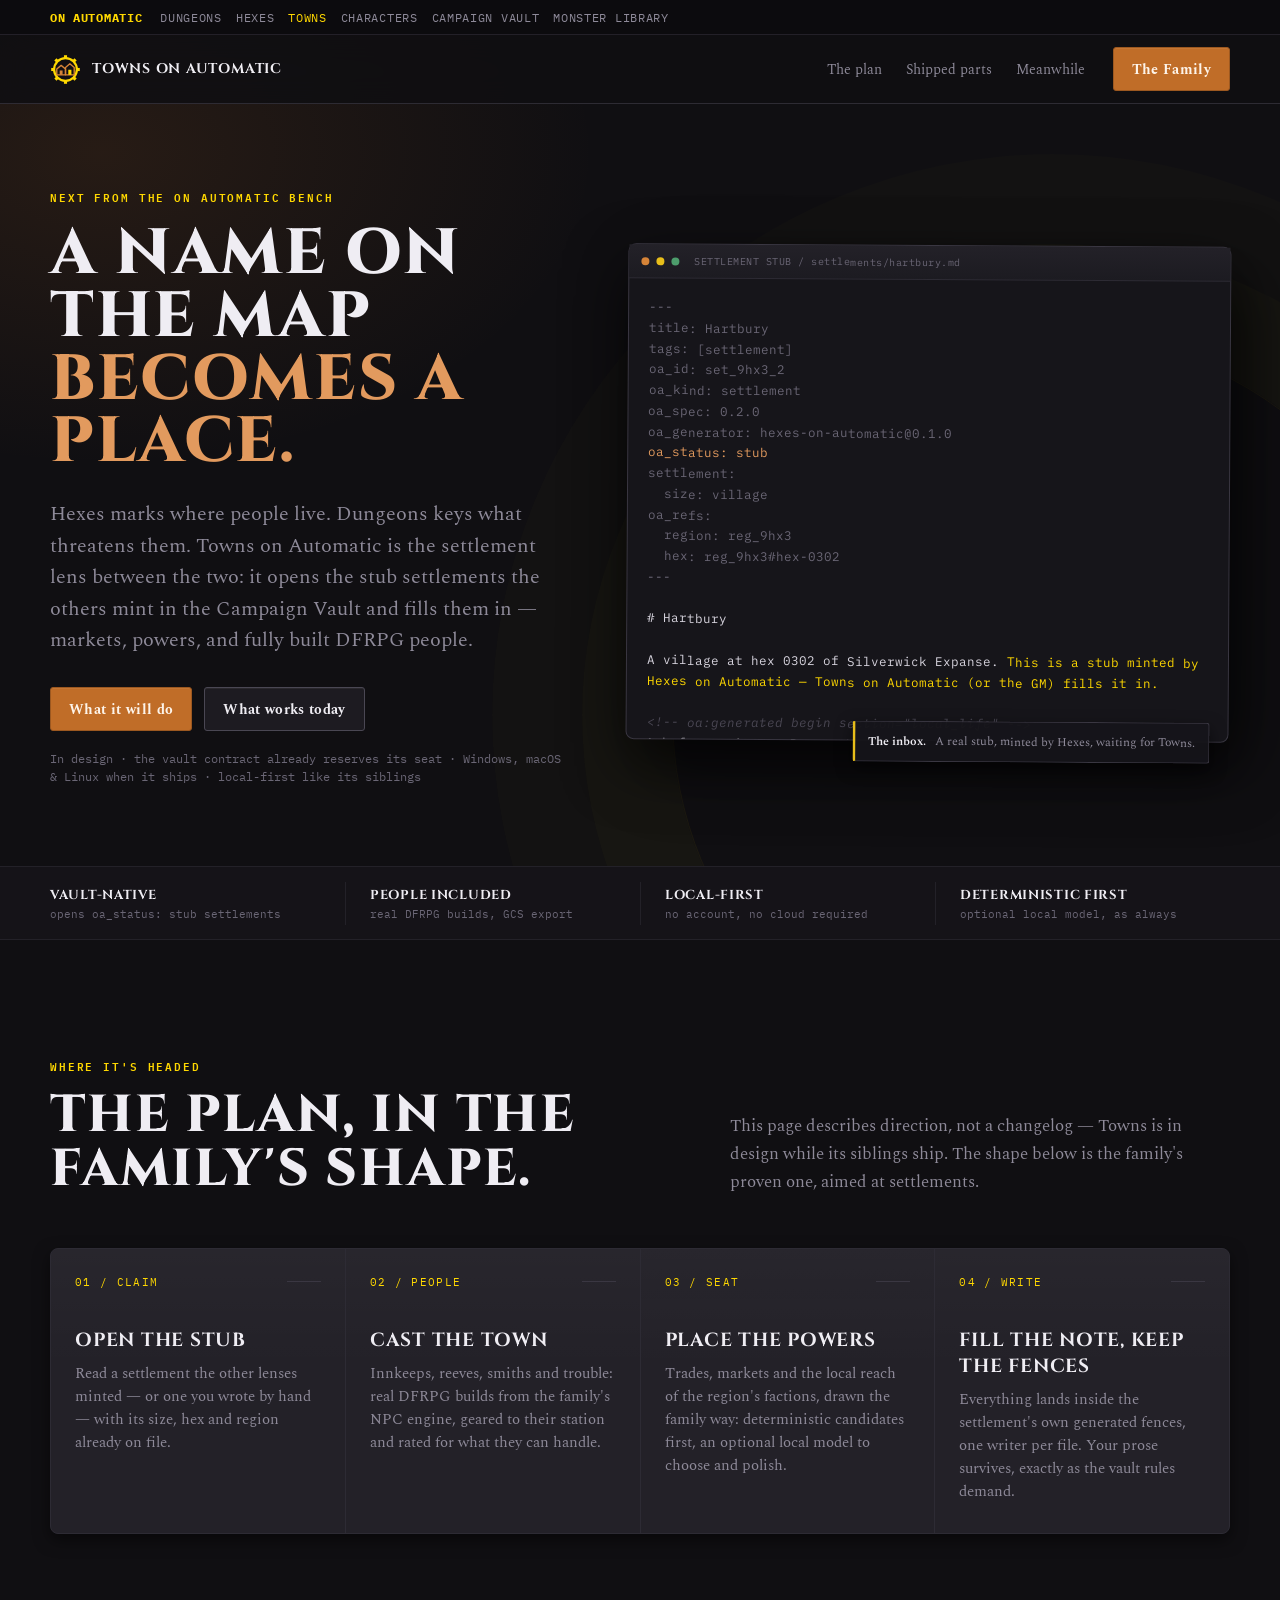
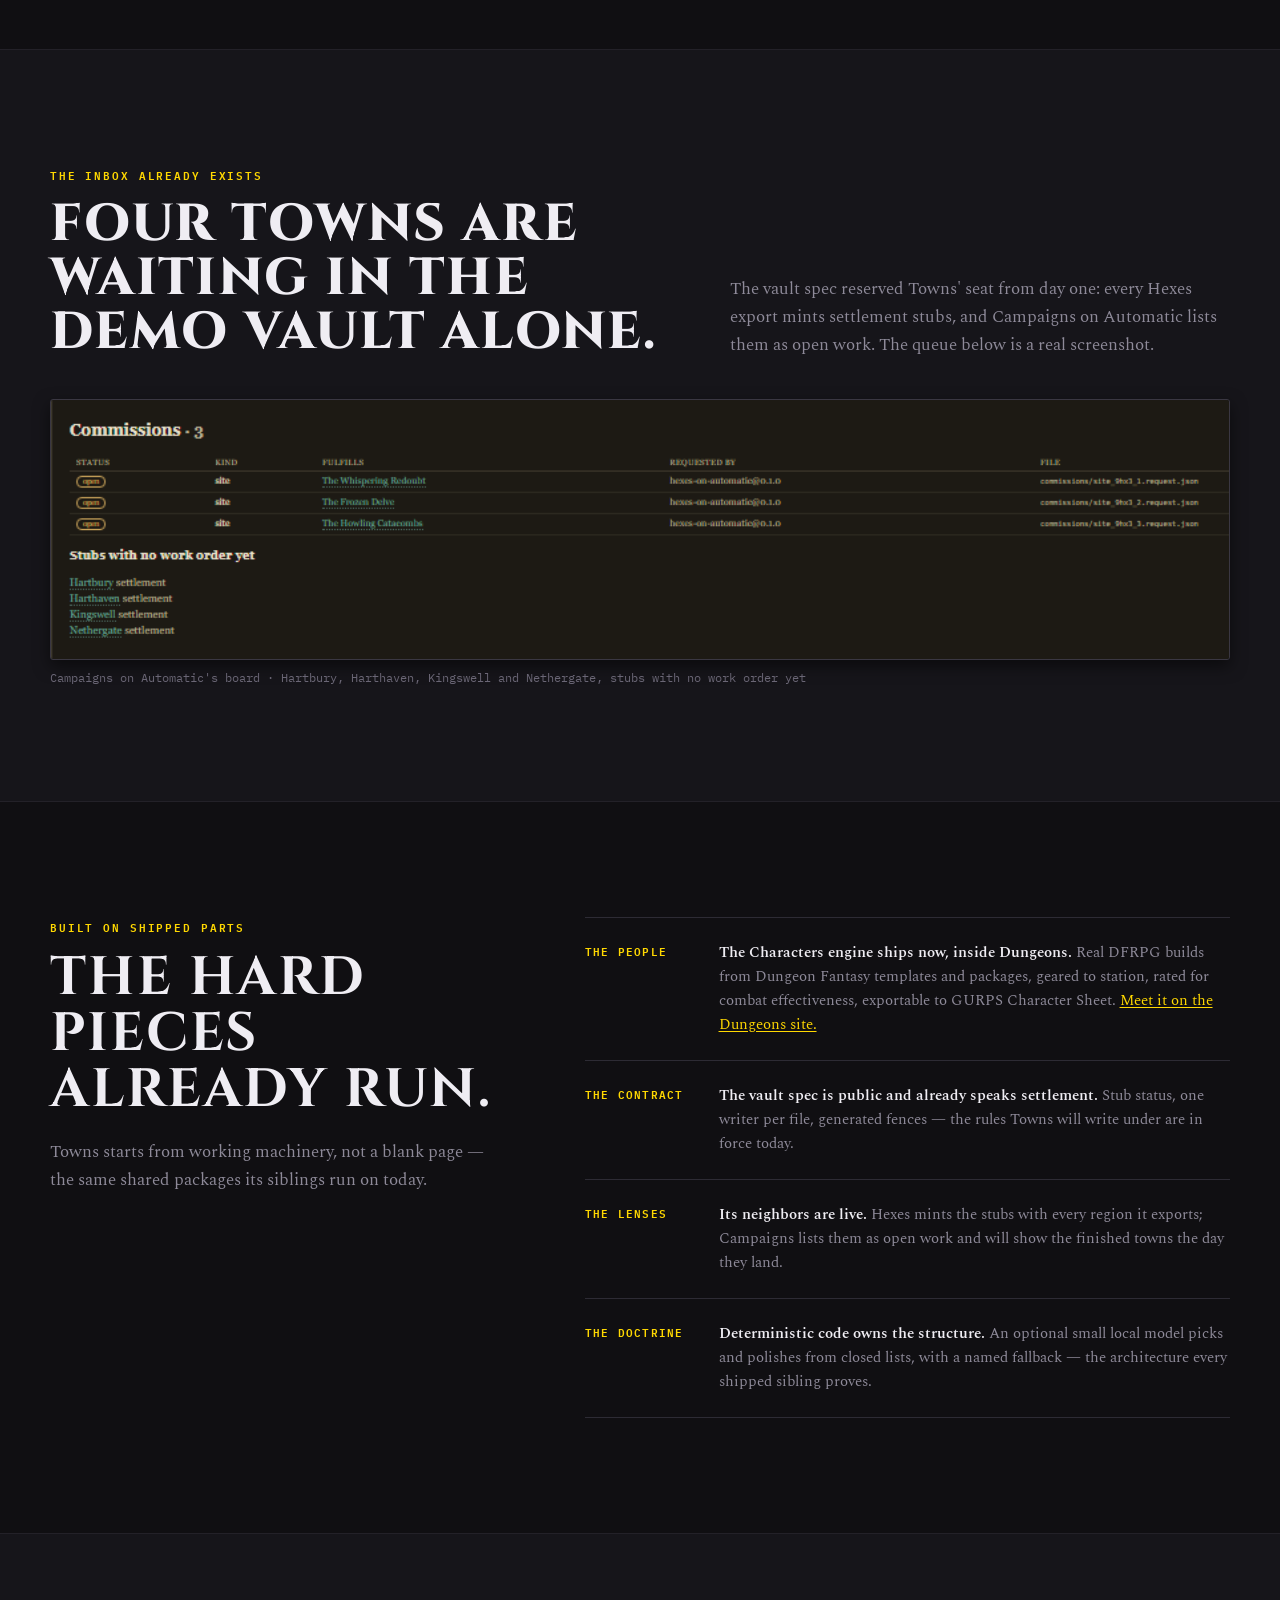
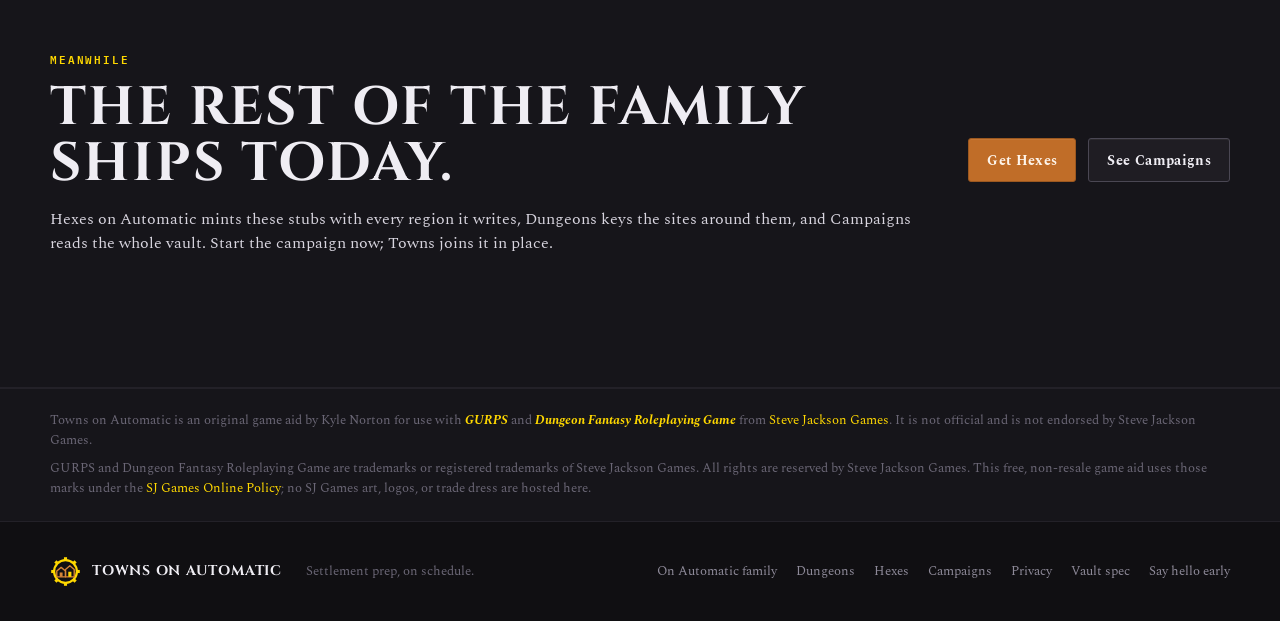
<file: index.html>
<!DOCTYPE html>
<html lang="en">
<head>
  <meta charset="utf-8">
  <meta name="viewport" content="width=device-width, initial-scale=1.0">
  <meta name="description" content="Towns on Automatic is the settlement lens of the On Automatic family, next on the bench: it will open the settlement stubs Hexes mints in the Campaign Vault and fill them with markets, powers and fully built DFRPG people.">
  <title>Towns on Automatic — The Settlement Lens, Next from On Automatic</title>
  <link rel="canonical" href="https://townsonautomatic.com/">
  <meta property="og:site_name" content="Towns on Automatic">
  <meta property="og:type" content="website">
  <meta property="og:title" content="Towns on Automatic — The Settlement Lens, Next from On Automatic">
  <meta property="og:description" content="A name on the map becomes a place. The next lens opens the settlement stubs the family's apps already mint and fills them in — people included.">
  <meta property="og:url" content="https://townsonautomatic.com/">
  <link rel="icon" href="assets/brand/favicon.svg" type="image/svg+xml">
  <link rel="stylesheet" href="styles.css">
  <style>
    /* The hero window shows a real vault file instead of an app screenshot. */
    .product-window .stub-file { margin: 0; padding: 18px 20px 20px; max-height: 460px; overflow: auto; font-family: var(--font-mono); font-size: 12.5px; line-height: 1.66; color: var(--text-body); }
    .stub-file .fm { color: var(--text-faint); }
    .stub-file .key { color: var(--hearth-300); }
    .stub-file .fence { color: var(--stone-500); font-style: italic; }
    .stub-file .hot { color: var(--brass-300); }
    .stub-file strong { color: var(--text-strong); }
    @media (max-width: 520px) {
      /* Wrap instead of sideways-scrolling the file on phones. */
      .product-window .stub-file { white-space: pre-wrap; overflow-wrap: anywhere; font-size: 11.5px; }
    }
  </style>
  <link rel="stylesheet" href="site.css">
</head>
<body>
  <div class="site-family" aria-label="On Automatic family">
    <div class="site-wrap site-family__inner">
      <a class="site-family__brand" href="https://dungeonsonautomatic.com/family.html">On Automatic</a>
      <div class="site-family__links"><a href="https://dungeonsonautomatic.com/">Dungeons</a><a href="https://hexesonautomatic.com/">Hexes</a><a href="index.html" aria-current="page">Towns</a><a href="https://dungeonsonautomatic.com/characters.html">Characters</a><a href="https://campaignsonautomatic.com/">Campaign Vault</a><a href="https://dungeonsonautomatic.com/monsters.html">Monster Library</a></div>
    </div>
  </div>
  <nav class="site-nav" aria-label="Main navigation">
    <div class="site-wrap site-nav__inner">
      <a class="site-brand" href="#top" aria-label="Towns on Automatic home">
        <img src="assets/brand/toa_logo_transparent.svg" alt="">
        <span>Towns on Automatic</span>
      </a>
      <div class="site-nav__links">
        <a href="#plan">The plan</a>
        <a href="#parts">Shipped parts</a>
        <a href="#meanwhile">Meanwhile</a>
      </div>
      <a class="site-button site-button--primary" href="https://dungeonsonautomatic.com/family.html">The Family</a>
    </div>
  </nav>

  <header class="site-hero" id="top">
    <div class="site-wrap site-hero__grid">
      <div class="site-hero__copy">
        <div class="site-eyebrow">Next from the On Automatic bench</div>
        <h1>A name on the map <em>becomes a place.</em></h1>
        <p class="site-hero__lede">Hexes marks where people live. Dungeons keys what threatens them. Towns on Automatic is the settlement lens between the two: it opens the stub settlements the others mint in the Campaign Vault and fills them in &mdash; markets, powers, and fully built DFRPG people.</p>
        <div class="site-hero__actions">
          <a class="site-button site-button--primary" href="#plan">What it will do</a>
          <a class="site-button site-button--quiet" href="#meanwhile">What works today</a>
        </div>
        <p class="site-hero__note">In design &middot; the vault contract already reserves its seat &middot; Windows, macOS &amp; Linux when it ships &middot; local-first like its siblings</p>
      </div>

      <div class="product-window" aria-label="A real settlement stub from a Campaign Vault">
        <div class="product-window__bar" aria-hidden="true"><i></i><i></i><i></i><span>SETTLEMENT STUB / settlements/hartbury.md</span></div>
        <pre class="stub-file"><span class="fm">---
title: Hartbury
tags: [settlement]
oa_id: set_9hx3_2
oa_kind: settlement
oa_spec: 0.2.0
oa_generator: hexes-on-automatic@0.1.0</span>
<span class="key">oa_status: stub</span>
<span class="fm">settlement:
  size: village
oa_refs:
  region: reg_9hx3
  hex: reg_9hx3#hex-0302</span>
<span class="fm">---</span>

# Hartbury

A village at hex 0302 of Silverwick Expanse. <span class="hot">This is a stub minted by
Hexes on Automatic — Towns on Automatic (or the GM) fills it in.</span>

<span class="fence">&lt;!-- oa:generated begin section="local_life" --&gt;</span>
Ask for <strong>Osric Two-Dogs</strong>, who feeds travelers first and prices the
room by what she learns.

Services: an inn with a common room, a smith for simple work, and a
market day each week.

The nearest trouble worth coin is The Howling Catacombs, ~4 days out.

Heard in the common room:
- Two burned farmsteads this season. Survivors name Ashmark Reavers.
<span class="fence">&lt;!-- oa:generated end --&gt;</span></pre>
        <div class="product-window__caption"><strong>The inbox.</strong> A real stub, minted by Hexes, waiting for Towns.</div>
      </div>
    </div>
  </header>

  <div class="proof-strip" aria-label="Product highlights">
    <div class="site-wrap proof-strip__inner">
      <div class="proof"><b>Vault-native</b><span>opens oa_status: stub settlements</span></div>
      <div class="proof"><b>People included</b><span>real DFRPG builds, GCS export</span></div>
      <div class="proof"><b>Local-first</b><span>no account, no cloud required</span></div>
      <div class="proof"><b>Deterministic first</b><span>optional local model, as always</span></div>
    </div>
  </div>

  <main>
    <section class="site-section" id="plan">
      <div class="site-wrap">
        <div class="section-heading">
          <div>
            <div class="site-eyebrow">Where it's headed</div>
            <h2>The plan, in the family's shape.</h2>
          </div>
          <p>This page describes direction, not a changelog &mdash; Towns is in design while its siblings ship. The shape below is the family's proven one, aimed at settlements.</p>
        </div>

        <div class="workflow">
          <article class="workflow__step">
            <div class="workflow__number">01 / CLAIM</div>
            <h3>Open the stub</h3>
            <p>Read a settlement the other lenses minted &mdash; or one you wrote by hand &mdash; with its size, hex and region already on file.</p>
          </article>
          <article class="workflow__step">
            <div class="workflow__number">02 / PEOPLE</div>
            <h3>Cast the town</h3>
            <p>Innkeeps, reeves, smiths and trouble: real DFRPG builds from the family's NPC engine, geared to their station and rated for what they can handle.</p>
          </article>
          <article class="workflow__step">
            <div class="workflow__number">03 / SEAT</div>
            <h3>Place the powers</h3>
            <p>Trades, markets and the local reach of the region's factions, drawn the family way: deterministic candidates first, an optional local model to choose and polish.</p>
          </article>
          <article class="workflow__step">
            <div class="workflow__number">04 / WRITE</div>
            <h3>Fill the note, keep the fences</h3>
            <p>Everything lands inside the settlement's own generated fences, one writer per file. Your prose survives, exactly as the vault rules demand.</p>
          </article>
        </div>
      </div>
    </section>

    <section class="site-section site-section--sunken" id="inbox">
      <div class="site-wrap">
        <div class="section-heading">
          <div>
            <div class="site-eyebrow">The inbox already exists</div>
            <h2>Four towns are waiting in the demo vault alone.</h2>
          </div>
          <p>The vault spec reserved Towns' seat from day one: every Hexes export mints settlement stubs, and Campaigns on Automatic lists them as open work. The queue below is a real screenshot.</p>
        </div>
        <figure style="margin: 40px 0 0;">
          <img src="assets/site/stub-worklist.png" alt="The Campaigns on Automatic commission board: three site work orders, and four settlement stubs listed under 'stubs with no work order yet'." style="display: block; width: 100%; border: 1px solid var(--stone-600); border-radius: var(--radius-sm); box-shadow: var(--shadow-md);">
          <figcaption style="margin-top: 10px; color: var(--text-faint); font-family: var(--font-mono); font-size: 12px;">Campaigns on Automatic's board &middot; Hartbury, Harthaven, Kingswell and Nethergate, stubs with no work order yet</figcaption>
        </figure>
      </div>
    </section>

    <section class="site-section" id="parts">
      <div class="site-wrap control-grid">
        <div>
          <div class="site-eyebrow">Built on shipped parts</div>
          <h2>The hard pieces already run.</h2>
          <p class="control-grid__lede">Towns starts from working machinery, not a blank page &mdash; the same shared packages its siblings run on today.</p>
        </div>
        <div class="control-list">
          <div class="control-item"><b>The people</b><p><strong>The Characters engine ships now, inside Dungeons.</strong> Real DFRPG builds from Dungeon Fantasy templates and packages, geared to station, rated for combat effectiveness, exportable to GURPS Character Sheet. <a href="https://dungeonsonautomatic.com/characters.html" style="color: var(--brass-300); text-decoration: underline; text-underline-offset: 2px;">Meet it on the Dungeons site.</a></p></div>
          <div class="control-item"><b>The contract</b><p><strong>The vault spec is public and already speaks settlement.</strong> Stub status, one writer per file, generated fences &mdash; the rules Towns will write under are in force today.</p></div>
          <div class="control-item"><b>The lenses</b><p><strong>Its neighbors are live.</strong> Hexes mints the stubs with every region it exports; Campaigns lists them as open work and will show the finished towns the day they land.</p></div>
          <div class="control-item"><b>The doctrine</b><p><strong>Deterministic code owns the structure.</strong> An optional small local model picks and polishes from closed lists, with a named fallback &mdash; the architecture every shipped sibling proves.</p></div>
        </div>
      </div>
    </section>

    <section class="site-section site-section--sunken" id="meanwhile">
      <div class="site-wrap closing" style="padding-block: 0;">
        <div>
          <div class="site-eyebrow">Meanwhile</div>
          <h2>The rest of the family ships today.</h2>
          <p>Hexes on Automatic mints these stubs with every region it writes, Dungeons keys the sites around them, and Campaigns reads the whole vault. Start the campaign now; Towns joins it in place.</p>
        </div>
        <div class="closing__actions">
          <a class="site-button site-button--primary" href="https://hexesonautomatic.com/">Get Hexes</a>
          <a class="site-button site-button--quiet" href="https://campaignsonautomatic.com/">See Campaigns</a>
        </div>
      </div>
    </section>
  </main>

  <section class="legal-notice" aria-label="Steve Jackson Games notice">
    <div class="site-wrap wrap">
      <p>Towns on Automatic is an original game aid by Kyle Norton for use with <a href="https://www.sjgames.com/gurps/"><b><i>GURPS</i></b></a> and <a href="https://www.sjgames.com/dungeonfantasy/"><b><i>Dungeon Fantasy Roleplaying Game</i></b></a> from <a href="https://www.sjgames.com/">Steve Jackson Games</a>. It is not official and is not endorsed by Steve Jackson Games.</p>
      <p>GURPS and Dungeon Fantasy Roleplaying Game are trademarks or registered trademarks of Steve Jackson Games. All rights are reserved by Steve Jackson Games. This free, non-resale game aid uses those marks under the <a href="https://www.sjgames.com/general/online_policy.html">SJ Games Online Policy</a>; no SJ Games art, logos, or trade dress are hosted here.</p>
    </div>
  </section>

  <footer class="site-footer">
    <div class="site-wrap site-footer__inner">
      <a class="site-brand" href="#top"><img src="assets/brand/toa_logo_transparent.svg" alt=""><span>Towns on Automatic</span></a>
      <span>Settlement prep, on schedule.</span>
      <div class="site-footer__links">
        <a href="https://dungeonsonautomatic.com/family.html">On Automatic family</a>
        <a href="https://dungeonsonautomatic.com/">Dungeons</a>
        <a href="https://hexesonautomatic.com/">Hexes</a>
        <a href="https://campaignsonautomatic.com/">Campaigns</a>
        <a href="privacy.html">Privacy</a>
        <a href="https://github.com/Zuljita/CampaignsOnAutomatic">Vault spec</a>
        <a href="https://github.com/Zuljita/DungeonsOnAutomaticSite/issues">Say hello early</a>
      </div>
    </div>
  </footer>
</body>
</html>
</file>
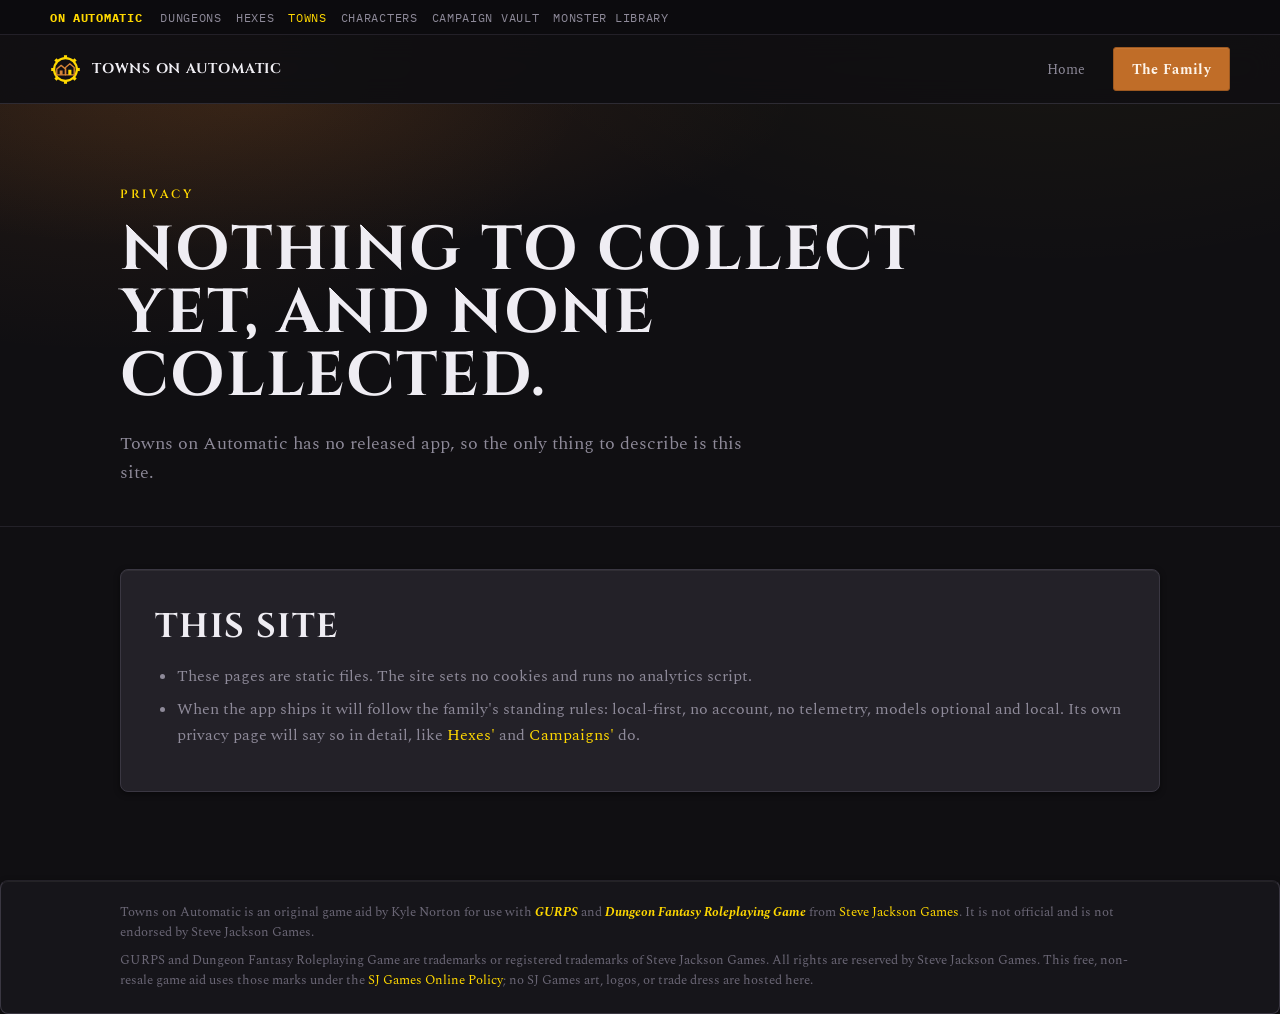
<file: privacy.html>
<!DOCTYPE html>
<html lang="en">
<head>
  <meta charset="utf-8">
  <meta name="viewport" content="width=device-width, initial-scale=1.0">
  <meta name="description" content="Privacy for the Towns on Automatic site.">
  <title>Towns on Automatic — Privacy</title>
  <link rel="canonical" href="https://townsonautomatic.com/privacy.html">
  <meta property="og:site_name" content="Towns on Automatic">
  <meta property="og:type" content="website">
  <meta property="og:title" content="Towns on Automatic — Privacy">
  <meta property="og:description" content="Privacy for the Towns on Automatic site.">
  <meta property="og:url" content="https://townsonautomatic.com/privacy.html">
  <link rel="icon" href="assets/brand/favicon.svg" type="image/svg+xml">
  <link rel="stylesheet" href="styles.css">
  <style>
    * { box-sizing: border-box; }
    body { margin: 0; background: var(--surface-app); color: var(--text-body); font-family: var(--font-body); }
    a { color: inherit; text-decoration: none; }
    .wrap { width: min(1040px, 92vw); margin: 0 auto; }
    header { padding: clamp(48px, 8vw, 90px) 0 40px; border-bottom: 1px solid var(--stone-800); background: radial-gradient(60% 50% at 20% 0%, rgba(192,109,40,0.15), transparent 70%); }
    .eyebrow { font-family: var(--font-display); font-weight: 600; font-size: 12px; letter-spacing: var(--tracking-eyebrow); text-transform: uppercase; color: var(--brass-300); }
    h1, h2 { font-family: var(--font-display); color: var(--text-strong); text-transform: uppercase; }
    h1 { max-width: 860px; margin: 14px 0 0; font-size: clamp(42px, 6vw, 72px); line-height: 1.03; letter-spacing: 0.03em; }
    .lead { max-width: 70ch; margin: 20px 0 0; color: var(--text-muted); font-size: 18px; line-height: 1.65; }
    main { display: grid; gap: 24px; padding: 42px 0 88px; }
    section { background: var(--surface-panel); border: 1px solid var(--border-hairline); border-radius: var(--radius-lg); padding: clamp(22px, 4vw, 34px); box-shadow: var(--shadow-sm), var(--glint-top); }
    h2 { margin: 0; font-size: clamp(24px, 3vw, 34px); letter-spacing: 0.04em; }
    p, li { color: var(--text-muted); line-height: 1.65; font-size: 15.5px; }
    ul { margin: 14px 0 0; padding-left: 22px; }
    ul li { margin-bottom: 8px; }
    section a { color: var(--brass-300); }
  </style>
  <link rel="stylesheet" href="site.css">
</head>
<body>
  <div class="site-family" aria-label="On Automatic family">
    <div class="site-wrap site-family__inner">
      <a class="site-family__brand" href="https://dungeonsonautomatic.com/family.html">On Automatic</a>
      <div class="site-family__links"><a href="https://dungeonsonautomatic.com/">Dungeons</a><a href="https://hexesonautomatic.com/">Hexes</a><a href="index.html" aria-current="page">Towns</a><a href="https://dungeonsonautomatic.com/characters.html">Characters</a><a href="https://campaignsonautomatic.com/">Campaign Vault</a><a href="https://dungeonsonautomatic.com/monsters.html">Monster Library</a></div>
    </div>
  </div>
  <nav class="site-nav" aria-label="Main navigation">
    <div class="site-wrap site-nav__inner">
      <a class="site-brand" href="index.html"><img src="assets/brand/toa_logo_transparent.svg" alt=""><span>Towns on Automatic</span></a>
      <div class="site-nav__links"><a href="index.html">Home</a></div>
      <a class="site-button site-button--primary" href="https://dungeonsonautomatic.com/family.html">The Family</a>
    </div>
  </nav>
  <header>
    <div class="wrap">
      <span class="eyebrow">Privacy</span>
      <h1>Nothing to collect yet, and none collected.</h1>
      <p class="lead">Towns on Automatic has no released app, so the only thing to describe is this site.</p>
    </div>
  </header>
  <main class="wrap">
    <section>
      <h2>This site</h2>
      <ul>
        <li>These pages are static files. The site sets no cookies and runs no analytics script.</li>
        <li>When the app ships it will follow the family's standing rules: local-first, no account, no telemetry, models optional and local. Its own privacy page will say so in detail, like <a href="https://hexesonautomatic.com/privacy.html">Hexes'</a> and <a href="https://campaignsonautomatic.com/privacy.html">Campaigns'</a> do.</li>
      </ul>
    </section>
  </main>
  <section class="legal-notice" aria-label="Steve Jackson Games notice">
    <div class="wrap">
      <p>Towns on Automatic is an original game aid by Kyle Norton for use with <a href="https://www.sjgames.com/gurps/"><b><i>GURPS</i></b></a> and <a href="https://www.sjgames.com/dungeonfantasy/"><b><i>Dungeon Fantasy Roleplaying Game</i></b></a> from <a href="https://www.sjgames.com/">Steve Jackson Games</a>. It is not official and is not endorsed by Steve Jackson Games.</p>
      <p>GURPS and Dungeon Fantasy Roleplaying Game are trademarks or registered trademarks of Steve Jackson Games. All rights are reserved by Steve Jackson Games. This free, non-resale game aid uses those marks under the <a href="https://www.sjgames.com/general/online_policy.html">SJ Games Online Policy</a>; no SJ Games art, logos, or trade dress are hosted here.</p>
    </div>
  </section>
</body>
</html>
</file>
<file: styles.css>
/* ============================================================
   Towns on Automatic — Design System
   Global entry point. Consumers link THIS file only.
   Import order: fonts/type → color → spacing → effects.
   (Keep this file to @import lines only.)
   ============================================================ */

@import url('tokens/typography.css');
@import url('tokens/colors.css');
@import url('tokens/spacing.css');
@import url('tokens/effects.css');
@import url('components/components.css');
</file>
<file: site.css>
/* Public-site layout. Brand tokens and UI primitives live in styles.css. */

* { box-sizing: border-box; }

html { scroll-behavior: smooth; }

body {
  margin: 0;
  background:
    radial-gradient(900px 520px at 82% -8%, rgba(255, 216, 0, 0.05), transparent 68%),
    radial-gradient(760px 480px at 8% 4%, rgba(192, 109, 40, 0.13), transparent 65%),
    var(--surface-app);
  color: var(--text-body);
  font-family: var(--font-body);
  -webkit-font-smoothing: antialiased;
}

a { color: inherit; text-decoration: none; }
img { max-width: 100%; }
button, a { -webkit-tap-highlight-color: transparent; }

a:focus-visible {
  outline: none;
  box-shadow: var(--focus-ring);
  border-radius: var(--radius-sm);
}

.site-wrap {
  width: min(1180px, calc(100% - 48px));
  margin-inline: auto;
}

/* On Automatic family strip: one thin bar above every page's nav naming the
   siblings, so each product page is also the front door to the others. */
.site-family {
  border-bottom: 1px solid rgba(58, 55, 66, 0.5);
  background: rgba(12, 11, 14, 0.96);
  font-family: var(--font-mono);
  font-size: 11.5px;
  letter-spacing: 0.06em;
  text-transform: uppercase;
}

.site-family__inner {
  min-height: 34px;
  display: flex;
  align-items: center;
  flex-wrap: wrap;
  gap: 8px 18px;
  padding: 5px 0;
}

.site-family__brand {
  color: var(--brass-300);
  font-weight: 700;
  white-space: nowrap;
}

.site-family__links {
  display: flex;
  flex-wrap: wrap;
  gap: 6px 14px;
}

.site-family__links a { color: var(--text-muted); transition: color var(--dur-fast) var(--ease-standard); }
.site-family__links a:hover,
.site-family__links a[aria-current="page"] { color: var(--brass-300); }

.site-nav {
  position: sticky;
  top: 0;
  z-index: var(--z-sticky);
  border-bottom: 1px solid rgba(58, 55, 66, 0.72);
  background: rgba(16, 15, 18, 0.9);
  backdrop-filter: blur(14px);
}

.site-nav__inner {
  min-height: 68px;
  display: flex;
  align-items: center;
  gap: 28px;
}

.site-brand {
  display: inline-flex;
  align-items: center;
  gap: 11px;
  flex: none;
}

.site-brand img { width: 31px; height: 31px; }

.site-brand span {
  color: var(--text-strong);
  font-family: var(--font-display);
  font-size: 14px;
  font-weight: 700;
  letter-spacing: 0.055em;
  line-height: 1.1;
  text-transform: uppercase;
}

.site-nav__links {
  display: flex;
  align-items: center;
  gap: 24px;
  margin-left: auto;
  color: var(--text-muted);
  font-size: 14px;
}

.site-nav__links a,
.site-footer__links a { transition: color var(--dur-fast) var(--ease-standard); }
.site-nav__links a:hover,
.site-footer__links a:hover { color: var(--brass-300); }

.site-button {
  display: inline-flex;
  align-items: center;
  justify-content: center;
  min-height: 44px;
  padding: 0 18px;
  border: 1px solid var(--border-strong);
  border-radius: var(--radius-sm);
  color: var(--text-strong);
  font-size: 14px;
  font-weight: 700;
  letter-spacing: 0.025em;
  box-shadow: var(--glint-top);
  transition:
    background var(--dur-fast) var(--ease-standard),
    border-color var(--dur-fast) var(--ease-standard),
    color var(--dur-fast) var(--ease-standard),
    transform var(--dur-fast) var(--ease-standard);
}

.site-button:hover { border-color: var(--brass-400); color: var(--brass-300); }
.site-button:active { transform: translateY(1px); }

.site-button--primary {
  border-color: var(--hearth-600);
  background: var(--hearth-500);
  color: var(--text-onbrand);
}

.site-button--primary:hover {
  border-color: var(--hearth-500);
  background: var(--hearth-400);
  color: var(--text-onbrand);
}

.site-button--quiet { background: rgba(35, 33, 40, 0.72); }

.site-eyebrow {
  color: var(--brass-300);
  font-family: var(--font-mono);
  font-size: 11px;
  font-weight: 600;
  letter-spacing: 0.17em;
  text-transform: uppercase;
}

body > .site-nav + header:not(.site-hero) {
  padding: clamp(52px, 6vw, 78px) 0 38px;
}

body > .site-nav + header:not(.site-hero) h1 {
  max-width: 920px;
  font-size: clamp(38px, 5vw, 62px);
  line-height: 1.02;
}

.site-hero {
  position: relative;
  overflow: clip;
  padding: clamp(62px, 6.5vw, 86px) 0 68px;
}

.site-hero::after {
  position: absolute;
  z-index: -1;
  right: -12%;
  bottom: -230px;
  width: 760px;
  height: 760px;
  border: 1px solid rgba(255, 216, 0, 0.055);
  border-radius: 50%;
  box-shadow:
    0 0 0 90px rgba(255, 216, 0, 0.017),
    0 0 0 180px rgba(255, 216, 0, 0.011);
  content: "";
}

.site-hero__grid {
  display: grid;
  grid-template-columns: minmax(0, 0.92fr) minmax(500px, 1.08fr);
  gap: clamp(38px, 5vw, 72px);
  align-items: center;
}

.site-hero__grid > * { min-width: 0; }

.site-hero h1 {
  max-width: 670px;
  margin: 17px 0 0;
  color: var(--text-strong);
  font-family: var(--font-display);
  font-size: clamp(46px, 5vw, 66px);
  font-weight: 800;
  letter-spacing: 0.025em;
  line-height: 0.98;
  text-transform: uppercase;
}

.site-hero h1 em { color: var(--hearth-300); font-style: normal; }

.site-hero__lede {
  max-width: 52ch;
  margin: 25px 0 0;
  color: var(--text-muted);
  font-size: clamp(17px, 1.65vw, 20px);
  line-height: 1.58;
}

.site-hero__actions {
  display: flex;
  flex-wrap: wrap;
  gap: 12px;
  margin-top: 30px;
}

.site-hero__note {
  margin-top: 19px;
  color: var(--text-faint);
  font-family: var(--font-mono);
  font-size: 11.5px;
  line-height: 1.6;
}

.product-window {
  position: relative;
  border: 1px solid var(--stone-600);
  border-radius: var(--radius-lg);
  background: var(--surface-sunken);
  box-shadow: var(--shadow-xl), var(--glint-top);
  transform: rotate(0.35deg);
}

.product-window::before {
  position: absolute;
  inset: -1px;
  z-index: -1;
  border-radius: inherit;
  box-shadow: 22px 28px 70px rgba(0, 0, 0, 0.42);
  content: "";
}

.product-window__bar {
  min-height: 34px;
  display: flex;
  align-items: center;
  gap: 7px;
  padding: 0 12px;
  border-bottom: 1px solid var(--stone-700);
  background: linear-gradient(180deg, var(--stone-800), var(--stone-850));
}

.product-window__bar i {
  width: 8px;
  height: 8px;
  border-radius: 50%;
  background: var(--stone-500);
}

.product-window__bar i:first-child { background: var(--hearth-400); }
.product-window__bar i:nth-child(2) { background: var(--brass-400); }
.product-window__bar i:nth-child(3) { background: var(--ok-400); }

.product-window__bar span {
  margin-left: 8px;
  color: var(--text-faint);
  font-family: var(--font-mono);
  font-size: 10px;
  letter-spacing: 0.05em;
}

.product-window img {
  width: 100%;
  display: block;
  border-radius: 0 0 calc(var(--radius-lg) - 1px) calc(var(--radius-lg) - 1px);
}

.product-window__caption {
  position: absolute;
  right: 18px;
  bottom: -22px;
  display: flex;
  align-items: center;
  gap: 9px;
  padding: 10px 13px;
  border: 1px solid var(--stone-600);
  border-left: 3px solid var(--brass-400);
  border-radius: var(--radius-sm);
  background: rgba(22, 21, 26, 0.94);
  color: var(--text-muted);
  font-size: 12px;
  box-shadow: var(--shadow-md);
}

.product-window__caption strong { color: var(--text-strong); font-weight: 600; }

.proof-strip {
  border-block: 1px solid var(--stone-800);
  background: rgba(22, 21, 26, 0.78);
}

.proof-strip__inner {
  min-height: 72px;
  display: grid;
  grid-template-columns: repeat(4, 1fr);
  align-items: center;
}

.proof {
  padding: 4px 24px;
  border-left: 1px solid var(--stone-800);
}

.proof:first-child { padding-left: 0; border-left: 0; }

.proof b {
  display: block;
  color: var(--text-strong);
  font-family: var(--font-display);
  font-size: 13px;
  letter-spacing: 0.055em;
  text-transform: uppercase;
}

.proof span {
  display: block;
  margin-top: 3px;
  color: var(--text-faint);
  font-family: var(--font-mono);
  font-size: 10.5px;
}

.site-section { padding: clamp(78px, 9vw, 118px) 0; }
.site-section--sunken { border-block: 1px solid var(--stone-800); background: var(--surface-sunken); }

.section-heading {
  display: grid;
  grid-template-columns: minmax(0, 0.78fr) minmax(320px, 0.62fr);
  gap: 50px;
  align-items: end;
}

.section-heading h2 {
  max-width: 800px;
  margin: 13px 0 0;
  color: var(--text-strong);
  font-family: var(--font-display);
  font-size: clamp(32px, 4.5vw, 52px);
  font-weight: 800;
  letter-spacing: 0.035em;
  line-height: 1.04;
  text-transform: uppercase;
}

.section-heading p {
  margin: 0;
  color: var(--text-muted);
  font-size: 17px;
  line-height: 1.65;
}

.workflow {
  display: grid;
  grid-template-columns: repeat(4, 1fr);
  gap: 1px;
  margin-top: 52px;
  border: 1px solid var(--stone-700);
  border-radius: var(--radius-lg);
  overflow: hidden;
  background: var(--stone-700);
  box-shadow: var(--shadow-md);
}

.workflow__step {
  min-height: 230px;
  padding: 26px 24px 28px;
  background:
    linear-gradient(180deg, rgba(255, 255, 255, 0.025), transparent 42%),
    var(--surface-panel);
}

.workflow__number {
  display: flex;
  align-items: center;
  justify-content: space-between;
  color: var(--brass-300);
  font-family: var(--font-mono);
  font-size: 11px;
  letter-spacing: 0.12em;
}

.workflow__number::after {
  width: 34px;
  height: 1px;
  background: var(--stone-600);
  content: "";
}

.workflow h3 {
  margin: 38px 0 0;
  color: var(--text-strong);
  font-family: var(--font-display);
  font-size: 19px;
  letter-spacing: 0.04em;
  text-transform: uppercase;
}

.workflow p {
  margin: 10px 0 0;
  color: var(--text-muted);
  font-size: 14.5px;
  line-height: 1.6;
}

.hybrid {
  position: relative;
  overflow: hidden;
  border-block: 1px solid var(--stone-700);
  background:
    radial-gradient(700px 380px at 4% 50%, rgba(192, 109, 40, 0.13), transparent 70%),
    radial-gradient(620px 340px at 94% 38%, rgba(255, 216, 0, 0.06), transparent 72%),
    var(--stone-900);
}

.hybrid__inner {
  display: grid;
  grid-template-columns: minmax(300px, 0.78fr) minmax(0, 1.22fr);
  gap: clamp(50px, 8vw, 104px);
  align-items: center;
  padding-block: clamp(74px, 9vw, 112px);
}

.hybrid h2 {
  max-width: 620px;
  margin: 14px 0 0;
  color: var(--text-strong);
  font-family: var(--font-display);
  font-size: clamp(36px, 4.7vw, 58px);
  font-weight: 800;
  letter-spacing: 0.035em;
  line-height: 1.01;
  text-transform: uppercase;
}

.hybrid__lede {
  max-width: 54ch;
  margin: 22px 0 0;
  color: var(--text-muted);
  font-size: 17px;
  line-height: 1.65;
}

.hybrid__lede strong { color: var(--text-strong); font-weight: 600; }

.hybrid__machine {
  border: 1px solid var(--stone-600);
  border-radius: var(--radius-lg);
  background: rgba(16, 15, 18, 0.72);
  box-shadow: var(--shadow-lg), var(--glint-top);
  overflow: hidden;
}

.hybrid__machine-head {
  display: flex;
  align-items: center;
  justify-content: space-between;
  gap: 16px;
  min-height: 42px;
  padding: 0 16px;
  border-bottom: 1px solid var(--stone-700);
  background: linear-gradient(180deg, var(--stone-800), var(--stone-850));
  color: var(--text-faint);
  font-family: var(--font-mono);
  font-size: 9.5px;
  letter-spacing: 0.12em;
  text-transform: uppercase;
}

.hybrid__machine-head span:last-child { color: var(--ok-400); }

.hybrid__flow { padding: 10px 22px; }

.hybrid__step {
  position: relative;
  display: grid;
  grid-template-columns: 112px 1fr;
  gap: 22px;
  padding: 20px 0;
  border-bottom: 1px solid var(--stone-800);
}

.hybrid__step:last-child { border-bottom: 0; }

.hybrid__step b {
  color: var(--brass-300);
  font-family: var(--font-mono);
  font-size: 10px;
  font-weight: 600;
  letter-spacing: 0.11em;
  text-transform: uppercase;
}

.hybrid__step p {
  margin: 0;
  color: var(--text-muted);
  font-size: 14px;
  line-height: 1.55;
}

.hybrid__step strong { color: var(--text-strong); font-weight: 600; }

.hybrid__result {
  display: flex;
  justify-content: space-between;
  gap: 18px;
  padding: 14px 22px;
  border-top: 1px solid var(--stone-700);
  background: rgba(35, 33, 40, 0.72);
  color: var(--text-faint);
  font-family: var(--font-mono);
  font-size: 10px;
  line-height: 1.5;
}

.hybrid__result strong { color: var(--ok-400); font-weight: 600; }

.artifact-grid {
  display: grid;
  grid-template-columns: repeat(12, 1fr);
  grid-auto-rows: minmax(182px, auto);
  gap: 16px;
  margin-top: 50px;
}

.artifact {
  position: relative;
  grid-column: span 4;
  overflow: hidden;
  padding: 27px;
  border: 1px solid var(--border-hairline);
  border-radius: var(--radius-lg);
  background: var(--surface-panel);
  box-shadow: var(--glint-top);
}

.artifact--wide { grid-column: span 8; }
.artifact--brass { background: linear-gradient(145deg, rgba(255, 216, 0, 0.085), transparent 56%), var(--surface-panel); }
.artifact--canopy { background: linear-gradient(145deg, rgba(192, 109, 40, 0.16), transparent 58%), var(--surface-panel); }

.artifact__label {
  color: var(--brass-300);
  font-family: var(--font-mono);
  font-size: 10px;
  letter-spacing: 0.13em;
  text-transform: uppercase;
}

.artifact h3 {
  max-width: 24ch;
  margin: 28px 0 0;
  color: var(--text-strong);
  font-family: var(--font-display);
  font-size: clamp(20px, 2.2vw, 28px);
  line-height: 1.12;
  letter-spacing: 0.035em;
  text-transform: uppercase;
}

.artifact p {
  max-width: 55ch;
  margin: 12px 0 0;
  color: var(--text-muted);
  font-size: 14.5px;
  line-height: 1.6;
}

.artifact p a { color: var(--brass-300); text-decoration: underline; text-underline-offset: 2px; }

.artifact__tags {
  display: flex;
  flex-wrap: wrap;
  gap: 7px;
  margin-top: 22px;
}

.artifact__tags span {
  padding: 5px 7px;
  border: 1px solid var(--stone-600);
  border-radius: var(--radius-xs);
  background: var(--stone-900);
  color: var(--text-faint);
  font-family: var(--font-mono);
  font-size: 10px;
}

.control-grid {
  display: grid;
  grid-template-columns: 0.82fr 1.18fr;
  gap: clamp(40px, 7vw, 86px);
  align-items: start;
}

.control-grid h2 {
  margin: 14px 0 0;
  color: var(--text-strong);
  font-family: var(--font-display);
  font-size: clamp(34px, 4.4vw, 54px);
  letter-spacing: 0.035em;
  line-height: 1.04;
  text-transform: uppercase;
}

.control-grid__lede {
  margin: 20px 0 0;
  color: var(--text-muted);
  font-size: 17px;
  line-height: 1.65;
}

.control-list { border-top: 1px solid var(--stone-700); }

.control-item {
  display: grid;
  grid-template-columns: 112px 1fr;
  gap: 22px;
  padding: 23px 0;
  border-bottom: 1px solid var(--stone-700);
}

.control-item b {
  color: var(--brass-300);
  font-family: var(--font-mono);
  font-size: 10.5px;
  font-weight: 600;
  letter-spacing: 0.12em;
  text-transform: uppercase;
}

.control-item p { margin: 0; color: var(--text-muted); font-size: 15px; line-height: 1.6; }
.control-item strong { color: var(--text-strong); font-weight: 600; }

.staff-band {
  position: relative;
  overflow: hidden;
  border-block: 1px solid var(--stone-700);
  background: linear-gradient(110deg, var(--stone-900), var(--stone-850));
}

.staff-band::before {
  position: absolute;
  inset: 0;
  background: radial-gradient(520px 240px at 12% 50%, rgba(192, 109, 40, 0.15), transparent 72%);
  content: "";
}

.staff-band__inner {
  position: relative;
  display: grid;
  grid-template-columns: 0.72fr 1.28fr;
  gap: 56px;
  align-items: center;
  padding-block: 54px;
}

.staff-band h2 {
  margin: 11px 0 0;
  color: var(--text-strong);
  font-family: var(--font-display);
  font-size: clamp(27px, 3.4vw, 40px);
  letter-spacing: 0.04em;
  line-height: 1.05;
  text-transform: uppercase;
}

.staff-band__roster { display: grid; grid-template-columns: repeat(2, 1fr); gap: 18px; }
.staff-band__roster--three { grid-template-columns: repeat(3, 1fr); }

.staff-member {
  display: grid;
  grid-template-columns: 52px minmax(0, 1fr);
  gap: 13px;
  align-items: center;
  min-width: 0;
}

.staff-member svg {
  width: 52px;
  height: 52px;
  border: 1px solid var(--stone-500);
  border-radius: var(--radius-sm);
  background: var(--stone-900);
}

.staff-member b {
  display: block;
  overflow: hidden;
  color: var(--text-strong);
  font-family: var(--font-display);
  font-size: 13px;
  letter-spacing: 0.05em;
  text-overflow: ellipsis;
  text-transform: uppercase;
}

.staff-member span {
  display: block;
  margin-top: 3px;
  color: var(--text-faint);
  font-family: var(--font-mono);
  font-size: 9.5px;
  line-height: 1.4;
  text-transform: uppercase;
}

.closing {
  display: grid;
  grid-template-columns: 1fr auto;
  gap: 44px;
  align-items: center;
  padding: clamp(72px, 8vw, 104px) 0;
}

.closing h2 {
  max-width: 760px;
  margin: 12px 0 0;
  color: var(--text-strong);
  font-family: var(--font-display);
  font-size: clamp(34px, 4.5vw, 54px);
  letter-spacing: 0.035em;
  line-height: 1.03;
  text-transform: uppercase;
}

.closing p a { color: var(--brass-300); text-decoration: underline; text-underline-offset: 2px; }

.closing__actions { display: flex; gap: 12px; }

.site-footer { border-top: 1px solid var(--stone-800); padding: 34px 0; }

.site-footer__inner {
  display: flex;
  align-items: center;
  gap: 24px;
  color: var(--text-faint);
  font-size: 12.5px;
}

.site-footer__links { display: flex; flex-wrap: wrap; gap: 19px; margin-left: auto; color: var(--text-muted); }

@media (max-width: 1040px) {
  .site-hero__grid { grid-template-columns: 1fr; }
  .site-hero__copy { max-width: 760px; }
  .product-window { max-width: 820px; transform: none; }
  .workflow { grid-template-columns: repeat(2, 1fr); }
  .staff-band__inner { grid-template-columns: 1fr; gap: 32px; }
}

@media (max-width: 780px) {
  .site-wrap { width: min(100% - 32px, 1180px); }
  .site-nav__inner { min-height: 62px; gap: 16px; }
  .site-brand span { display: none; }
  .site-nav__links { gap: 16px; min-width: 0; overflow-x: auto; white-space: nowrap; scrollbar-width: none; -webkit-overflow-scrolling: touch; }
  .site-nav__links::-webkit-scrollbar { display: none; }
  .site-nav .site-button { min-height: 38px; padding-inline: 13px; }
  .proof-strip__inner { grid-template-columns: repeat(2, 1fr); padding-block: 12px; }
  .proof, .proof:first-child { padding: 10px 16px; }
  .proof:nth-child(3) { border-left: 0; }
  .section-heading { grid-template-columns: 1fr; gap: 19px; }
  .hybrid__inner { grid-template-columns: 1fr; }
  .artifact, .artifact--wide { grid-column: span 12; }
  .control-grid { grid-template-columns: 1fr; }
  .staff-band__roster, .staff-band__roster--three { grid-template-columns: 1fr; }
  .closing { grid-template-columns: 1fr; }
  .closing__actions { flex-wrap: wrap; }
  .site-footer__inner { align-items: flex-start; flex-direction: column; }
  .site-footer__links { margin-left: 0; }
}

@media (max-width: 520px) {
  .site-nav__links { gap: 14px; font-size: 13px; }
  .site-nav .site-button { width: auto; margin-left: 8px; flex-shrink: 0; }
  .site-hero { padding-top: 54px; }
  .site-hero h1 { font-size: clamp(41px, 13.4vw, 58px); }
  .site-hero__actions, .closing__actions { flex-direction: column; }
  .site-button { width: 100%; }
  .product-window__caption { position: static; border-width: 1px 0 0; box-shadow: none; }
  .workflow { grid-template-columns: 1fr; }
  .workflow__step { min-height: 0; }
  .hybrid__step { grid-template-columns: 1fr; gap: 7px; }
  .hybrid__result { flex-direction: column; }
  .control-item { grid-template-columns: 1fr; gap: 8px; }
}

@media (prefers-reduced-motion: reduce) {
  html { scroll-behavior: auto; }
  *, *::before, *::after { scroll-behavior: auto !important; transition-duration: 0.01ms !important; }
}
</file>
